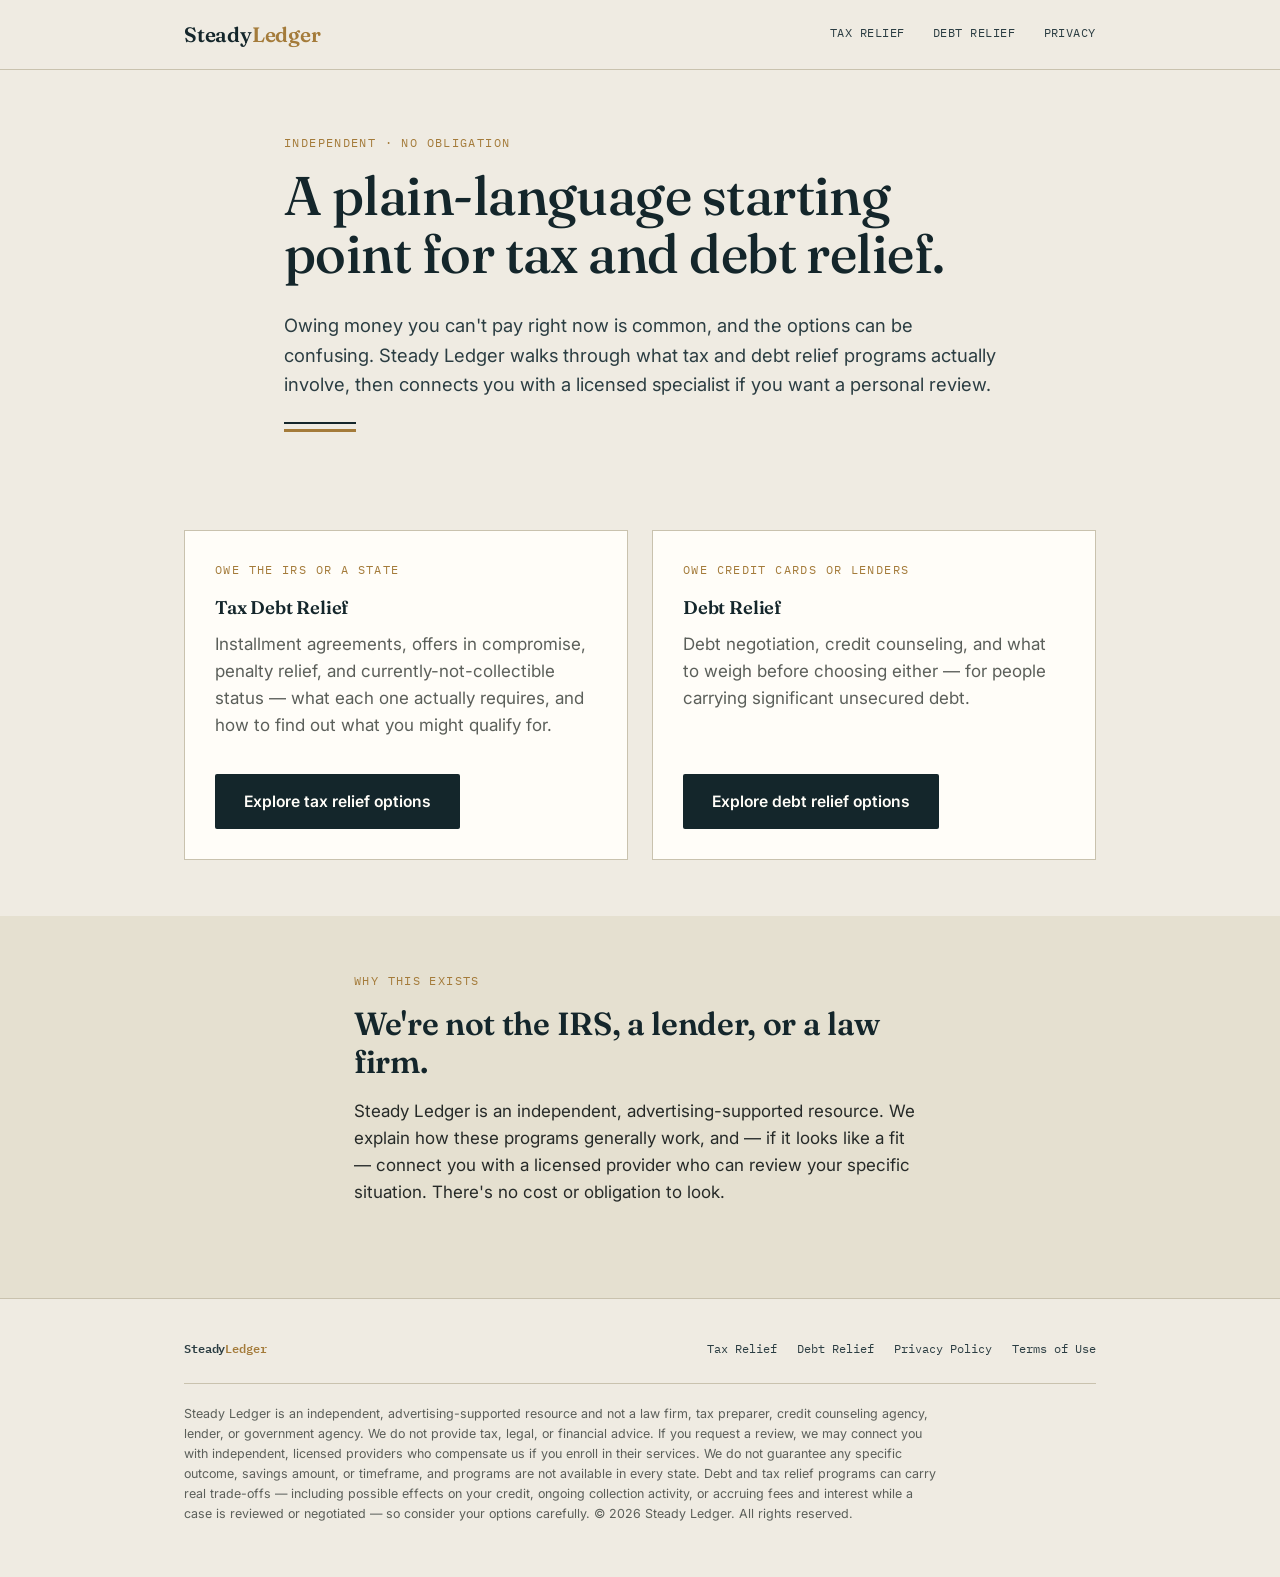
<file: index.html>
<!DOCTYPE html>
<html lang="en">
<head>
<meta charset="UTF-8">
<meta name="viewport" content="width=device-width, initial-scale=1.0">
<title>Steady Ledger — An Independent Guide to Tax &amp; Debt Relief Options</title>
<meta name="description" content="Steady Ledger is an independent resource that helps you understand tax debt and consumer debt relief options, and connects you with a licensed specialist to review your situation.">
<link rel="canonical" href="https://steadyledger-1.netlify.app/">
<link rel="stylesheet" href="/css/style.css">
</head>
<body>

<header class="site-header">
  <div class="wrap">
    <a href="/" class="brand">Steady<span>Ledger</span></a>
    <nav class="site-nav">
      <a href="/tax-relief.html">Tax Relief</a>
      <a href="/debt-relief.html">Debt Relief</a>
      <a href="/privacy-policy.html">Privacy</a>
    </nav>
  </div>
</header>

<section class="hero">
  <div class="wrap">
    <span class="eyebrow">Independent &middot; No Obligation</span>
    <h1>A plain-language starting point for tax and debt relief.</h1>
    <p class="lede">Owing money you can't pay right now is common, and the options can be confusing. Steady Ledger walks through what tax and debt relief programs actually involve, then connects you with a licensed specialist if you want a personal review.</p>
    <div class="ledger-mark"></div>
  </div>
</section>

<section class="section">
  <div class="wrap">
    <div class="card-grid">
      <div class="card">
        <span class="eyebrow">Owe the IRS or a state</span>
        <h3>Tax Debt Relief</h3>
        <p>Installment agreements, offers in compromise, penalty relief, and currently-not-collectible status — what each one actually requires, and how to find out what you might qualify for.</p>
        <a class="btn btn-primary" href="/tax-relief.html">Explore tax relief options</a>
      </div>
      <div class="card">
        <span class="eyebrow">Owe credit cards or lenders</span>
        <h3>Debt Relief</h3>
        <p>Debt negotiation, credit counseling, and what to weigh before choosing either — for people carrying significant unsecured debt.</p>
        <a class="btn btn-primary" href="/debt-relief.html">Explore debt relief options</a>
      </div>
    </div>
  </div>
</section>

<section class="section section-alt">
  <div class="wrap section-head">
    <span class="eyebrow">Why this exists</span>
    <h2>We're not the IRS, a lender, or a law firm.</h2>
    <p>Steady Ledger is an independent, advertising-supported resource. We explain how these programs generally work, and — if it looks like a fit — connect you with a licensed provider who can review your specific situation. There's no cost or obligation to look.</p>
  </div>
</section>

<footer class="site-footer">
  <div class="wrap">
    <div class="foot-top">
      <a href="/" class="brand">Steady<span>Ledger</span></a>
      <nav>
        <a href="/tax-relief.html">Tax Relief</a>
        <a href="/debt-relief.html">Debt Relief</a>
        <a href="/privacy-policy.html">Privacy Policy</a>
        <a href="/terms.html">Terms of Use</a>
      </nav>
    </div>
    <hr class="rule" style="margin-bottom:20px;">
    <p class="fine-print">Steady Ledger is an independent, advertising-supported resource and not a law firm, tax preparer, credit counseling agency, lender, or government agency. We do not provide tax, legal, or financial advice. If you request a review, we may connect you with independent, licensed providers who compensate us if you enroll in their services. We do not guarantee any specific outcome, savings amount, or timeframe, and programs are not available in every state. Debt and tax relief programs can carry real trade-offs — including possible effects on your credit, ongoing collection activity, or accruing fees and interest while a case is reviewed or negotiated — so consider your options carefully. &copy; 2026 Steady Ledger. All rights reserved.</p>
  </div>
</footer>

</body>
</html>
</file>
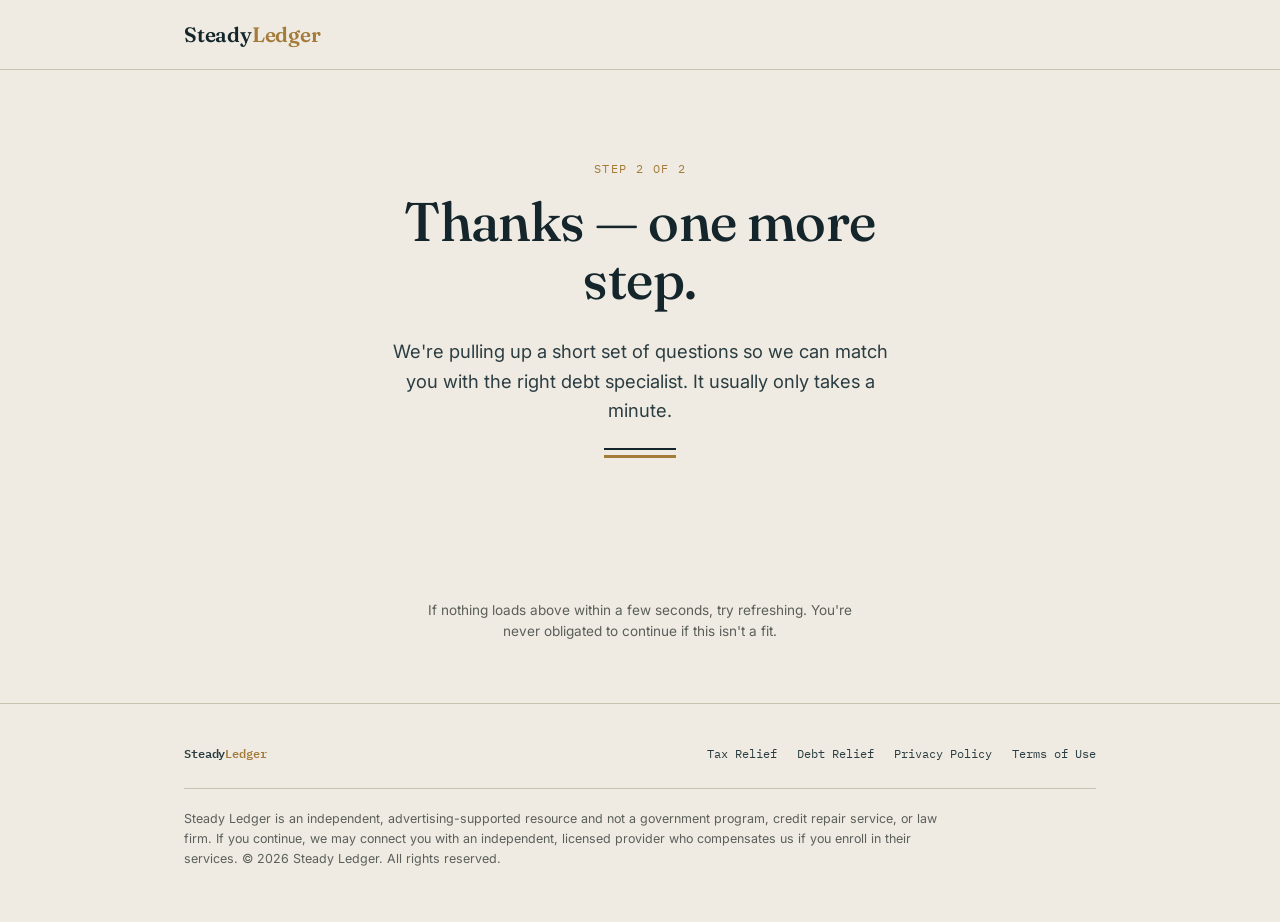
<file: debt-relief-thank-you.html>
<!DOCTYPE html>
<html lang="en">
<head>
<meta charset="UTF-8">
<meta name="viewport" content="width=device-width, initial-scale=1.0">
<title>Thanks — Let's Find Your Options | Steady Ledger</title>
<meta name="robots" content="noindex, nofollow">
<link rel="stylesheet" href="/css/style.css">
</head>
<body>

<header class="site-header">
  <div class="wrap">
    <a href="/" class="brand">Steady<span>Ledger</span></a>
  </div>
</header>

<section class="ty-hero">
  <div class="wrap">
    <span class="eyebrow">Step 2 of 2</span>
    <h1>Thanks — one more step.</h1>
    <p class="lede">We're pulling up a short set of questions so we can match you with the right debt specialist. It usually only takes a minute.</p>
    <div class="ledger-mark center"></div>
  </div>
</section>

<div id="widget-slot">
  <!--
    ============================================================
    CURADEBT WIDGET — INSTALL HERE

    1. In your CuraDebt dashboard: Dashboard > "Configure the
       widget" > grab the JavaScript snippet.
    2. Paste it either right here inside #widget-slot, or just
       before </body> at the bottom of this page — follow
       whichever placement CuraDebt's own instructions specify.
    3. Also add your tracking pixel / postback from the
       "Set up tracking" step in the same place, so leads from
       this page tie back to your account.

    Until the snippet is added, this area is intentionally
    empty — nothing will render here.
    ============================================================
  -->
</div>

<p style="text-align:center; font-size:0.85rem; color:var(--slate-soft); max-width:480px; margin:0 auto 60px; padding:0 24px;">
  If nothing loads above within a few seconds, try refreshing. You're never obligated to continue if this isn't a fit.
</p>

<footer class="site-footer">
  <div class="wrap">
    <div class="foot-top">
      <a href="/" class="brand">Steady<span>Ledger</span></a>
      <nav>
        <a href="/tax-relief.html">Tax Relief</a>
        <a href="/debt-relief.html">Debt Relief</a>
        <a href="/privacy-policy.html">Privacy Policy</a>
        <a href="/terms.html">Terms of Use</a>
      </nav>
    </div>
    <hr class="rule" style="margin-bottom:20px;">
    <p class="fine-print">Steady Ledger is an independent, advertising-supported resource and not a government program, credit repair service, or law firm. If you continue, we may connect you with an independent, licensed provider who compensates us if you enroll in their services. &copy; 2026 Steady Ledger. All rights reserved.</p>
  </div>
</footer>

<!-- WIDGET SCRIPT ALTERNATE PLACEMENT: paste here, right before </body>, if CuraDebt's snippet asks to load at the end of the page. -->

</body>
</html>
</file>
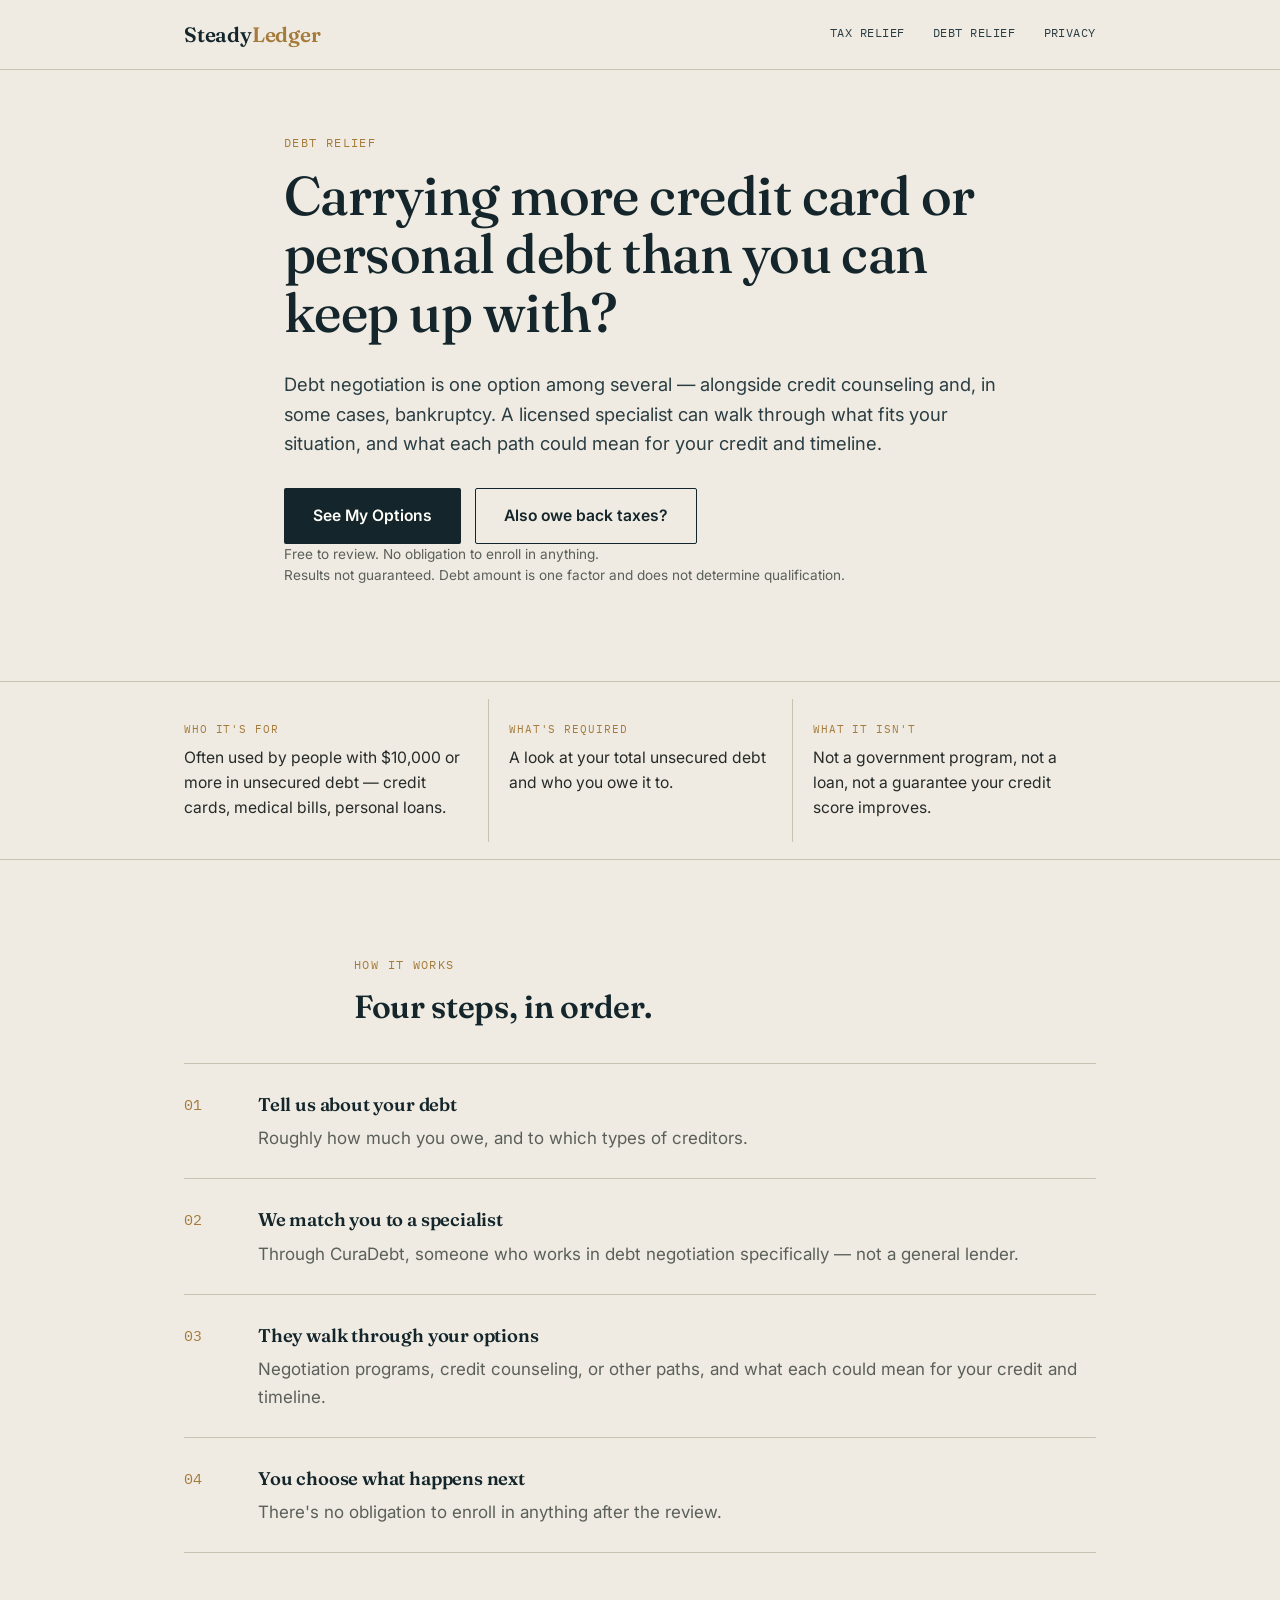
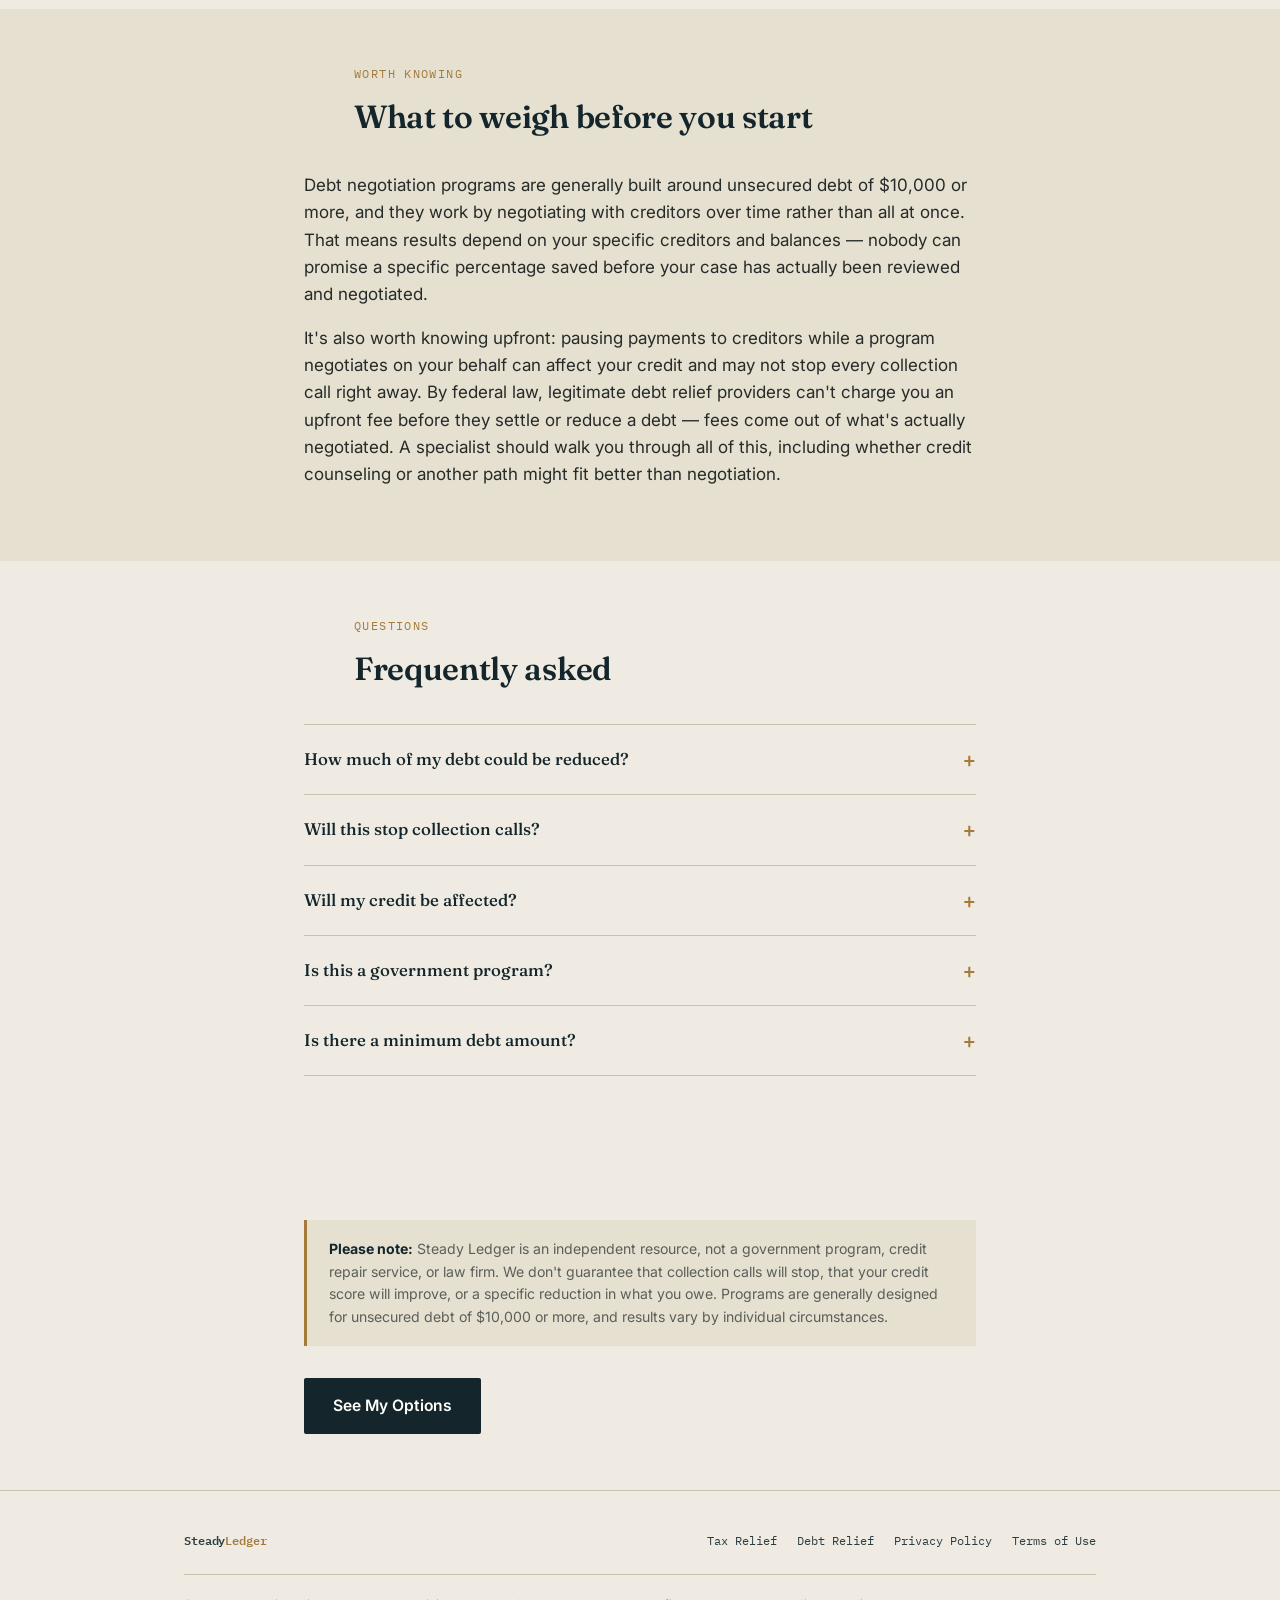
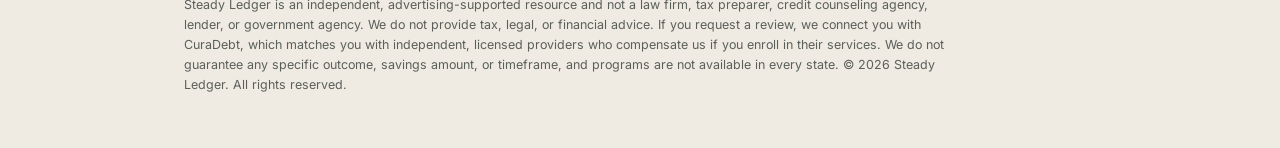
<file: debt-relief.html>
<!DOCTYPE html>
<html lang="en">
<head>
<meta charset="UTF-8">
<meta name="viewport" content="width=device-width, initial-scale=1.0">
<title>Debt Relief Options — Steady Ledger</title>
<meta name="description" content="Carrying $10,000 or more in credit card or personal debt? See how debt negotiation and other relief options actually work, and check your options with a licensed specialist.">
<link rel="canonical" href="https://steadyledger-1.netlify.app/debt-relief.html">
<link rel="stylesheet" href="/css/style.css">
</head>
<body>

<header class="site-header">
  <div class="wrap">
    <a href="/" class="brand">Steady<span>Ledger</span></a>
    <nav class="site-nav">
      <a href="/tax-relief.html">Tax Relief</a>
      <a href="/debt-relief.html">Debt Relief</a>
      <a href="/privacy-policy.html">Privacy</a>
    </nav>
  </div>
</header>

<section class="hero">
  <div class="wrap">
    <span class="eyebrow">Debt Relief</span>
    <h1>Carrying more credit card or personal debt than you can keep up with?</h1>
    <p class="lede">Debt negotiation is one option among several — alongside credit counseling and, in some cases, bankruptcy. A licensed specialist can walk through what fits your situation, and what each path could mean for your credit and timeline.</p>
    <div class="cta-row">
      <a class="btn btn-primary" href="/debt-relief-thank-you.html">See My Options</a>
      <a class="btn btn-ghost" href="/tax-relief.html">Also owe back taxes?</a>
    </div>
    <p class="cta-note">Free to review. No obligation to enroll in anything.<br>Results not guaranteed. Debt amount is one factor and does not determine qualification.</p>
  </div>
</section>

<section class="facts-strip">
  <div class="wrap">
    <dl class="fact">
      <dt>Who it's for</dt>
      <dd>Often used by people with $10,000 or more in unsecured debt — credit cards, medical bills, personal loans.</dd>
    </dl>
    <dl class="fact">
      <dt>What's required</dt>
      <dd>A look at your total unsecured debt and who you owe it to.</dd>
    </dl>
    <dl class="fact">
      <dt>What it isn't</dt>
      <dd>Not a government program, not a loan, not a guarantee your credit score improves.</dd>
    </dl>
  </div>
</section>

<section class="section">
  <div class="wrap section-head">
    <span class="eyebrow">How it works</span>
    <h2>Four steps, in order.</h2>
  </div>
  <div class="wrap">
    <ol class="process">
      <li>
        <span class="num">01</span>
        <div>
          <h3>Tell us about your debt</h3>
          <p>Roughly how much you owe, and to which types of creditors.</p>
        </div>
      </li>
      <li>
        <span class="num">02</span>
        <div>
          <h3>We match you to a specialist</h3>
          <p>Through CuraDebt, someone who works in debt negotiation specifically — not a general lender.</p>
        </div>
      </li>
      <li>
        <span class="num">03</span>
        <div>
          <h3>They walk through your options</h3>
          <p>Negotiation programs, credit counseling, or other paths, and what each could mean for your credit and timeline.</p>
        </div>
      </li>
      <li>
        <span class="num">04</span>
        <div>
          <h3>You choose what happens next</h3>
          <p>There's no obligation to enroll in anything after the review.</p>
        </div>
      </li>
    </ol>
  </div>
</section>

<section class="section section-alt">
  <div class="wrap section-head">
    <span class="eyebrow">Worth knowing</span>
    <h2>What to weigh before you start</h2>
  </div>
  <div class="wrap" style="max-width:720px;">
    <p>Debt negotiation programs are generally built around unsecured debt of $10,000 or more, and they work by negotiating with creditors over time rather than all at once. That means results depend on your specific creditors and balances — nobody can promise a specific percentage saved before your case has actually been reviewed and negotiated.</p>
    <p>It's also worth knowing upfront: pausing payments to creditors while a program negotiates on your behalf can affect your credit and may not stop every collection call right away. By federal law, legitimate debt relief providers can't charge you an upfront fee before they settle or reduce a debt — fees come out of what's actually negotiated. A specialist should walk you through all of this, including whether credit counseling or another path might fit better than negotiation.</p>
  </div>
</section>

<section class="section">
  <div class="wrap section-head">
    <span class="eyebrow">Questions</span>
    <h2>Frequently asked</h2>
  </div>
  <div class="wrap" style="max-width:720px;">
    <details class="faq-item">
      <summary>How much of my debt could be reduced?</summary>
      <p class="faq-a">We can't promise a number — it depends on your total balance, your creditors, and what they're willing to negotiate. A specialist can give you a realistic picture once they've reviewed your situation.</p>
    </details>
    <details class="faq-item">
      <summary>Will this stop collection calls?</summary>
      <p class="faq-a">Not automatically, and it's not guaranteed. Some creditors continue contact during negotiation. Your specialist can explain what to realistically expect in your case.</p>
    </details>
    <details class="faq-item">
      <summary>Will my credit be affected?</summary>
      <p class="faq-a">It can be, especially if payments pause while a program negotiates. Ask your specialist to walk through the specific impact for your situation before you enroll in anything.</p>
    </details>
    <details class="faq-item">
      <summary>Is this a government program?</summary>
      <p class="faq-a">No. Steady Ledger and the specialists we connect you with are independent, and not affiliated with any government agency.</p>
    </details>
    <details class="faq-item">
      <summary>Is there a minimum debt amount?</summary>
      <p class="faq-a">Most programs are built around unsecured debt of $10,000 or more. Debt amount is one factor and does not determine qualification — a specialist looks at your full situation, and smaller balances are often better suited to options like credit counseling instead.</p>
    </details>
  </div>
</section>

<section class="section">
  <div class="wrap" style="max-width:720px;">
    <div class="disclaimer">
      <strong>Please note:</strong> Steady Ledger is an independent resource, not a government program, credit repair service, or law firm. We don't guarantee that collection calls will stop, that your credit score will improve, or a specific reduction in what you owe. Programs are generally designed for unsecured debt of $10,000 or more, and results vary by individual circumstances.
    </div>
    <div class="cta-row">
      <a class="btn btn-primary" href="/debt-relief-thank-you.html">See My Options</a>
    </div>
  </div>
</section>

<footer class="site-footer">
  <div class="wrap">
    <div class="foot-top">
      <a href="/" class="brand">Steady<span>Ledger</span></a>
      <nav>
        <a href="/tax-relief.html">Tax Relief</a>
        <a href="/debt-relief.html">Debt Relief</a>
        <a href="/privacy-policy.html">Privacy Policy</a>
        <a href="/terms.html">Terms of Use</a>
      </nav>
    </div>
    <hr class="rule" style="margin-bottom:20px;">
    <p class="fine-print">Steady Ledger is an independent, advertising-supported resource and not a law firm, tax preparer, credit counseling agency, lender, or government agency. We do not provide tax, legal, or financial advice. If you request a review, we connect you with CuraDebt, which matches you with independent, licensed providers who compensate us if you enroll in their services. We do not guarantee any specific outcome, savings amount, or timeframe, and programs are not available in every state. &copy; 2026 Steady Ledger. All rights reserved.</p>
  </div>
</footer>

</body>
</html>
</file>
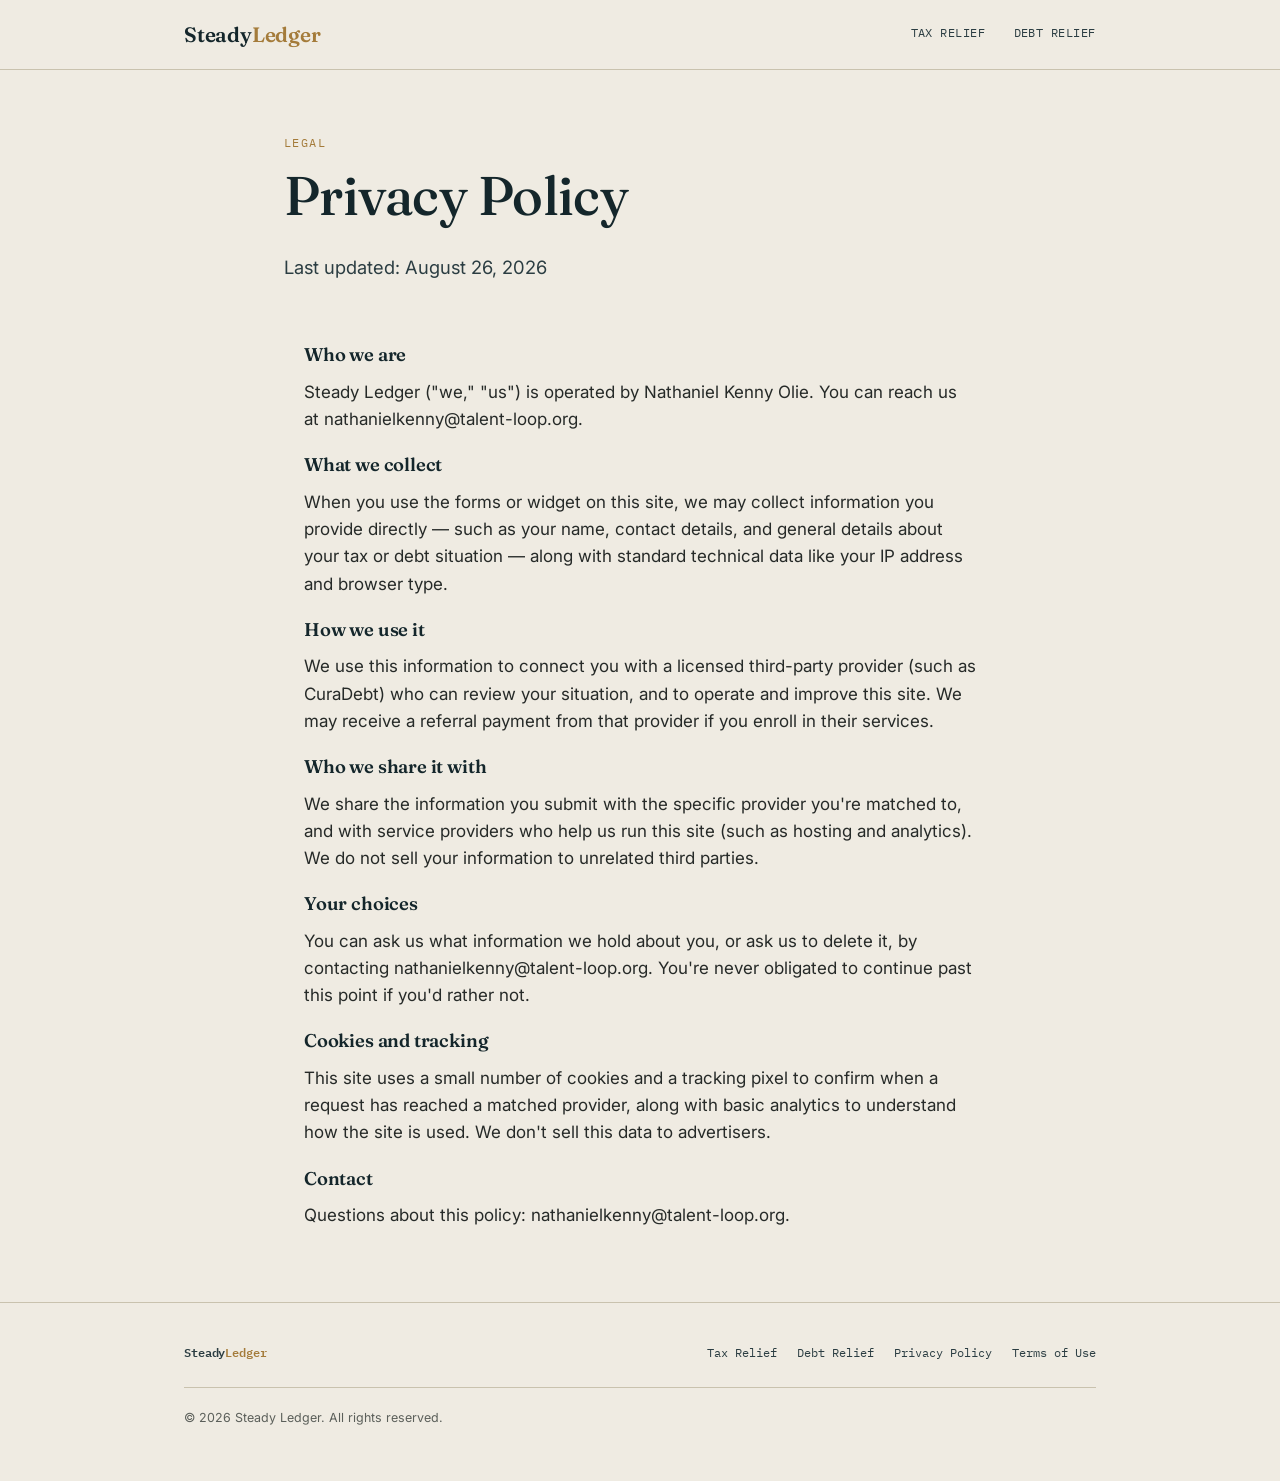
<file: privacy-policy.html>
<!DOCTYPE html>
<html lang="en">
<head>
<meta charset="UTF-8">
<meta name="viewport" content="width=device-width, initial-scale=1.0">
<title>Privacy Policy — Steady Ledger</title>
<meta name="robots" content="index, follow">
<link rel="stylesheet" href="/css/style.css">
</head>
<body>

<header class="site-header">
  <div class="wrap">
    <a href="/" class="brand">Steady<span>Ledger</span></a>
    <nav class="site-nav">
      <a href="/tax-relief.html">Tax Relief</a>
      <a href="/debt-relief.html">Debt Relief</a>
    </nav>
  </div>
</header>

<section class="hero">
  <div class="wrap">
    <span class="eyebrow">Legal</span>
    <h1>Privacy Policy</h1>
    <p class="lede">Last updated: August 26, 2026</p>
  </div>
</section>

<!--
  This page is a working starting point, not attorney-reviewed legal
  advice. Have someone qualified review the wording below, especially
  the data-sharing and cookies sections, before you rely on it.
-->
<section class="section" style="padding-top:0;">
  <div class="wrap" style="max-width:720px;">
    <h3>Who we are</h3>
    <p>Steady Ledger ("we," "us") is operated by Nathaniel Kenny Olie. You can reach us at nathanielkenny@talent-loop.org.</p>

    <h3>What we collect</h3>
    <p>When you use the forms or widget on this site, we may collect information you provide directly — such as your name, contact details, and general details about your tax or debt situation — along with standard technical data like your IP address and browser type.</p>

    <h3>How we use it</h3>
    <p>We use this information to connect you with a licensed third-party provider (such as CuraDebt) who can review your situation, and to operate and improve this site. We may receive a referral payment from that provider if you enroll in their services.</p>

    <h3>Who we share it with</h3>
    <p>We share the information you submit with the specific provider you're matched to, and with service providers who help us run this site (such as hosting and analytics). We do not sell your information to unrelated third parties.</p>

    <h3>Your choices</h3>
    <p>You can ask us what information we hold about you, or ask us to delete it, by contacting nathanielkenny@talent-loop.org. You're never obligated to continue past this point if you'd rather not.</p>

    <h3>Cookies and tracking</h3>
    <p>This site uses a small number of cookies and a tracking pixel to confirm when a request has reached a matched provider, along with basic analytics to understand how the site is used. We don't sell this data to advertisers.</p>

    <h3>Contact</h3>
    <p>Questions about this policy: nathanielkenny@talent-loop.org.</p>
  </div>
</section>

<footer class="site-footer">
  <div class="wrap">
    <div class="foot-top">
      <a href="/" class="brand">Steady<span>Ledger</span></a>
      <nav>
        <a href="/tax-relief.html">Tax Relief</a>
        <a href="/debt-relief.html">Debt Relief</a>
        <a href="/privacy-policy.html">Privacy Policy</a>
        <a href="/terms.html">Terms of Use</a>
      </nav>
    </div>
    <hr class="rule" style="margin-bottom:20px;">
    <p class="fine-print">&copy; 2026 Steady Ledger. All rights reserved.</p>
  </div>
</footer>

</body>
</html>
</file>
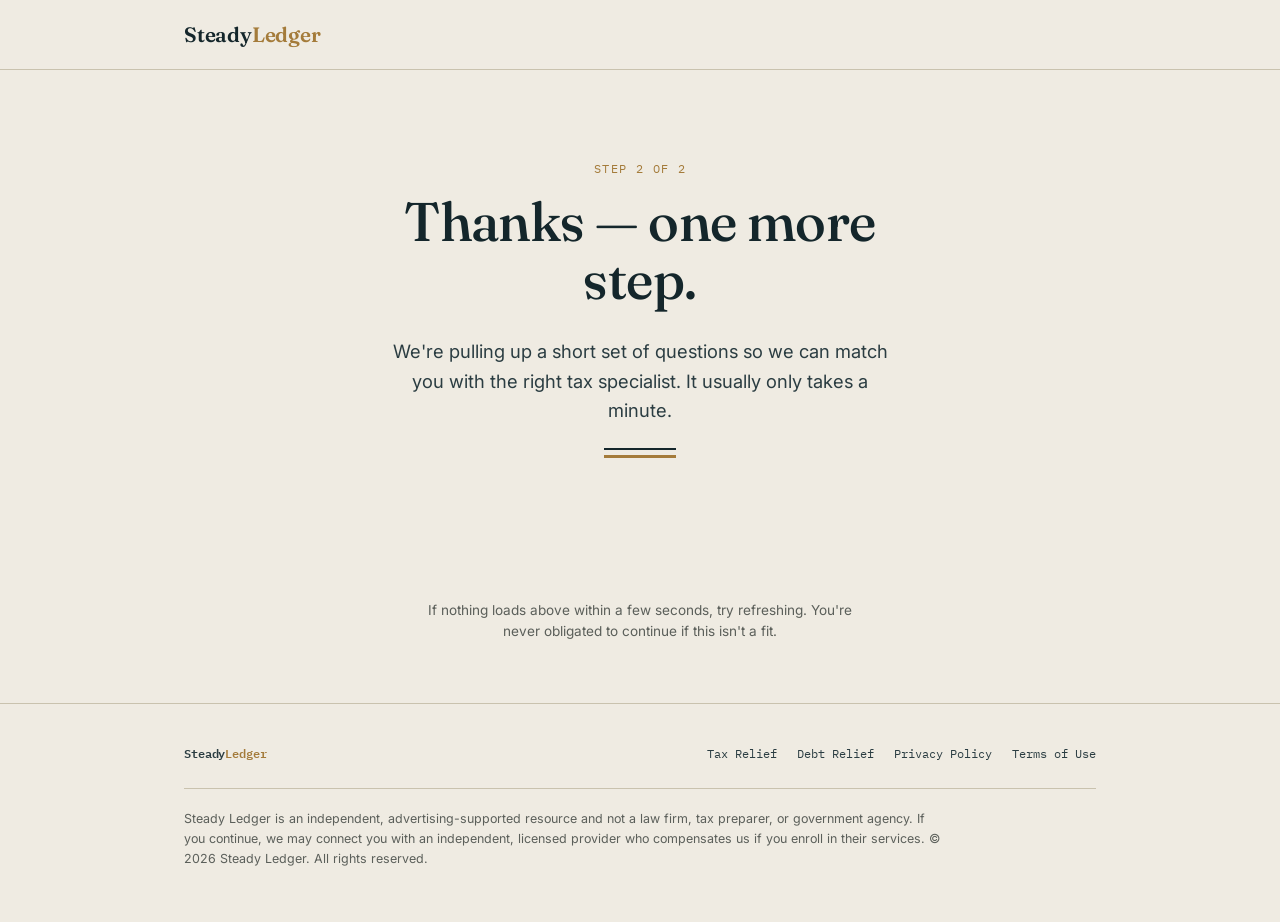
<file: tax-relief-thank-you.html>
<!DOCTYPE html>
<html lang="en">
<head>
<meta charset="UTF-8">
<meta name="viewport" content="width=device-width, initial-scale=1.0">
<title>Thanks — Let's Find Your Options | Steady Ledger</title>
<meta name="robots" content="noindex, nofollow">
<link rel="stylesheet" href="/css/style.css">
</head>
<body>

<header class="site-header">
  <div class="wrap">
    <a href="/" class="brand">Steady<span>Ledger</span></a>
  </div>
</header>

<section class="ty-hero">
  <div class="wrap">
    <span class="eyebrow">Step 2 of 2</span>
    <h1>Thanks — one more step.</h1>
    <p class="lede">We're pulling up a short set of questions so we can match you with the right tax specialist. It usually only takes a minute.</p>
    <div class="ledger-mark center"></div>
  </div>
</section>

<div id="widget-slot">
  <!--
    ============================================================
    CURADEBT WIDGET — INSTALL HERE

    1. In your CuraDebt dashboard: Dashboard > "Configure the
       widget" > grab the JavaScript snippet.
    2. Paste it either right here inside #widget-slot, or just
       before </body> at the bottom of this page — follow
       whichever placement CuraDebt's own instructions specify.
    3. Also add your tracking pixel / postback from the
       "Set up tracking" step in the same place, so leads from
       this page tie back to your account.

    Until the snippet is added, this area is intentionally
    empty — nothing will render here.
    ============================================================
  -->
</div>

<p style="text-align:center; font-size:0.85rem; color:var(--slate-soft); max-width:480px; margin:0 auto 60px; padding:0 24px;">
  If nothing loads above within a few seconds, try refreshing. You're never obligated to continue if this isn't a fit.
</p>

<footer class="site-footer">
  <div class="wrap">
    <div class="foot-top">
      <a href="/" class="brand">Steady<span>Ledger</span></a>
      <nav>
        <a href="/tax-relief.html">Tax Relief</a>
        <a href="/debt-relief.html">Debt Relief</a>
        <a href="/privacy-policy.html">Privacy Policy</a>
        <a href="/terms.html">Terms of Use</a>
      </nav>
    </div>
    <hr class="rule" style="margin-bottom:20px;">
    <p class="fine-print">Steady Ledger is an independent, advertising-supported resource and not a law firm, tax preparer, or government agency. If you continue, we may connect you with an independent, licensed provider who compensates us if you enroll in their services. &copy; 2026 Steady Ledger. All rights reserved.</p>
  </div>
</footer>

<!-- WIDGET SCRIPT ALTERNATE PLACEMENT: paste here, right before </body>, if CuraDebt's snippet asks to load at the end of the page. -->

</body>
</html>
</file>
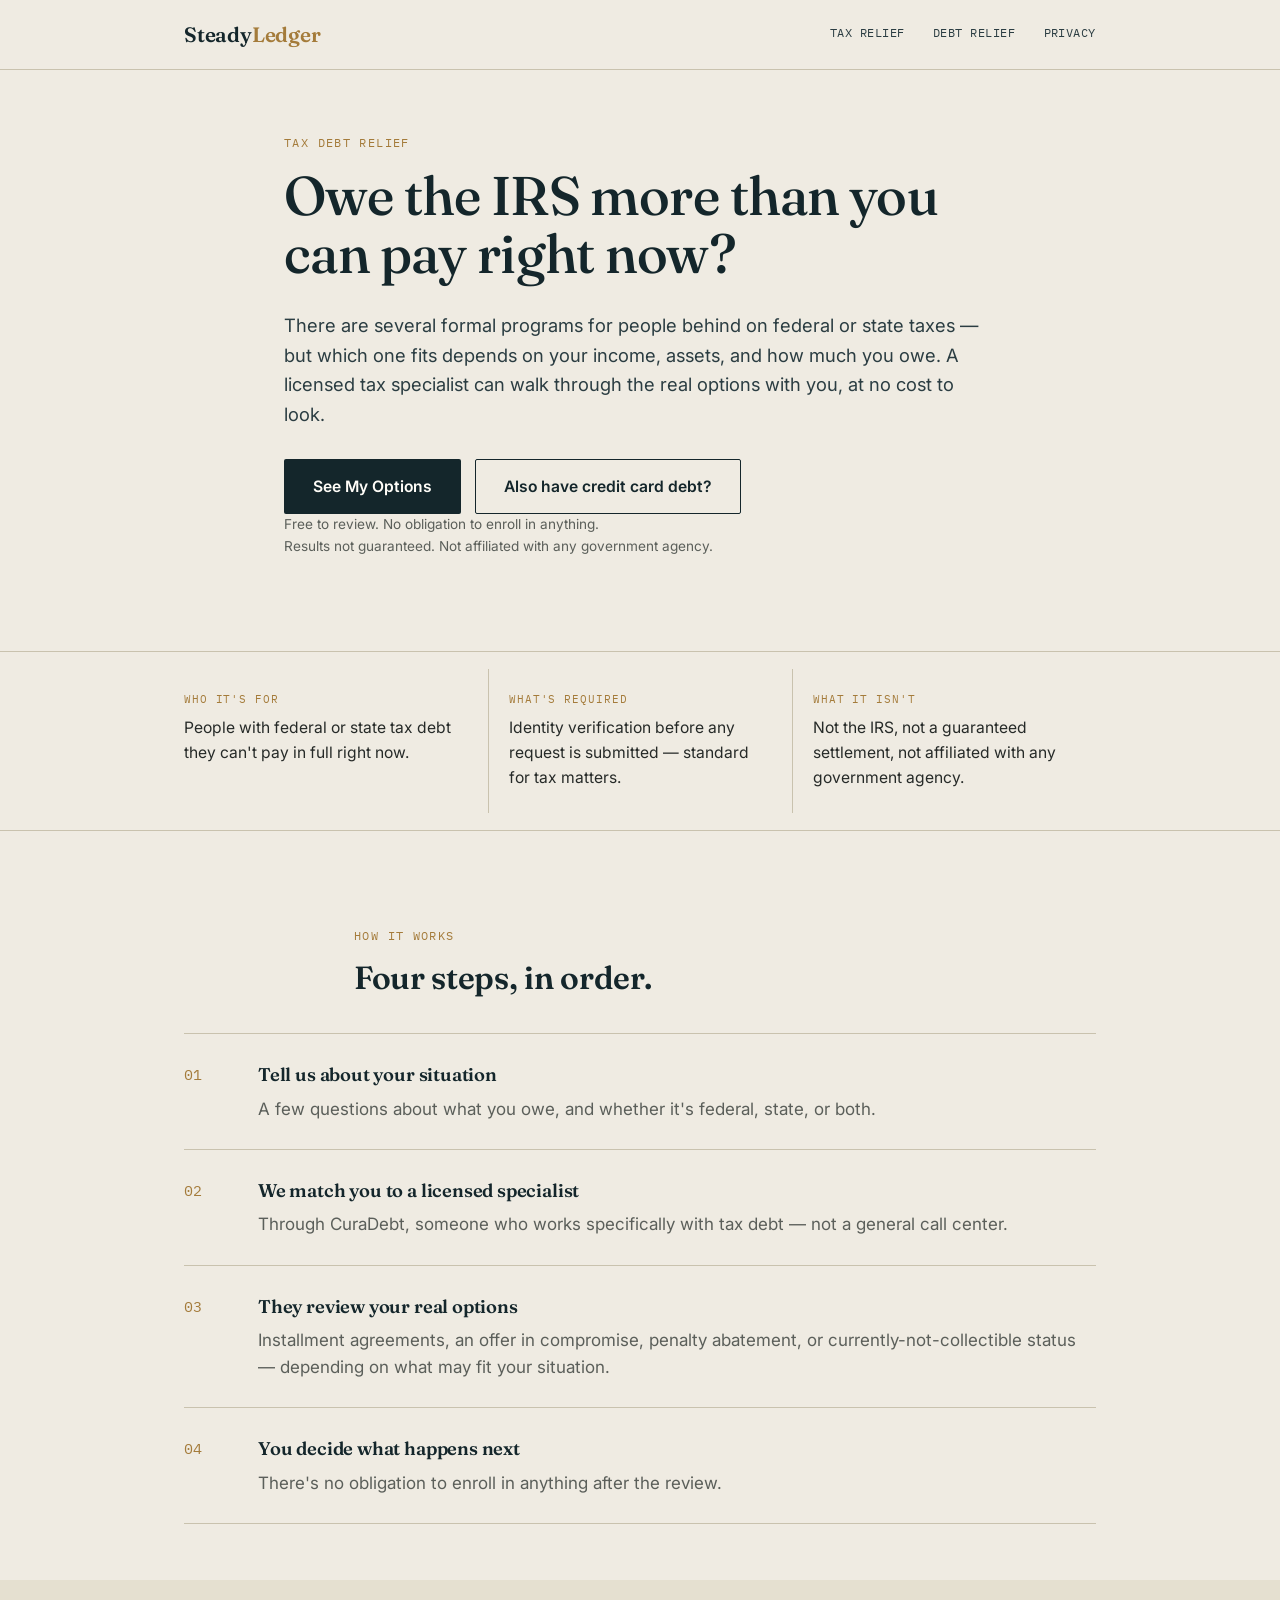
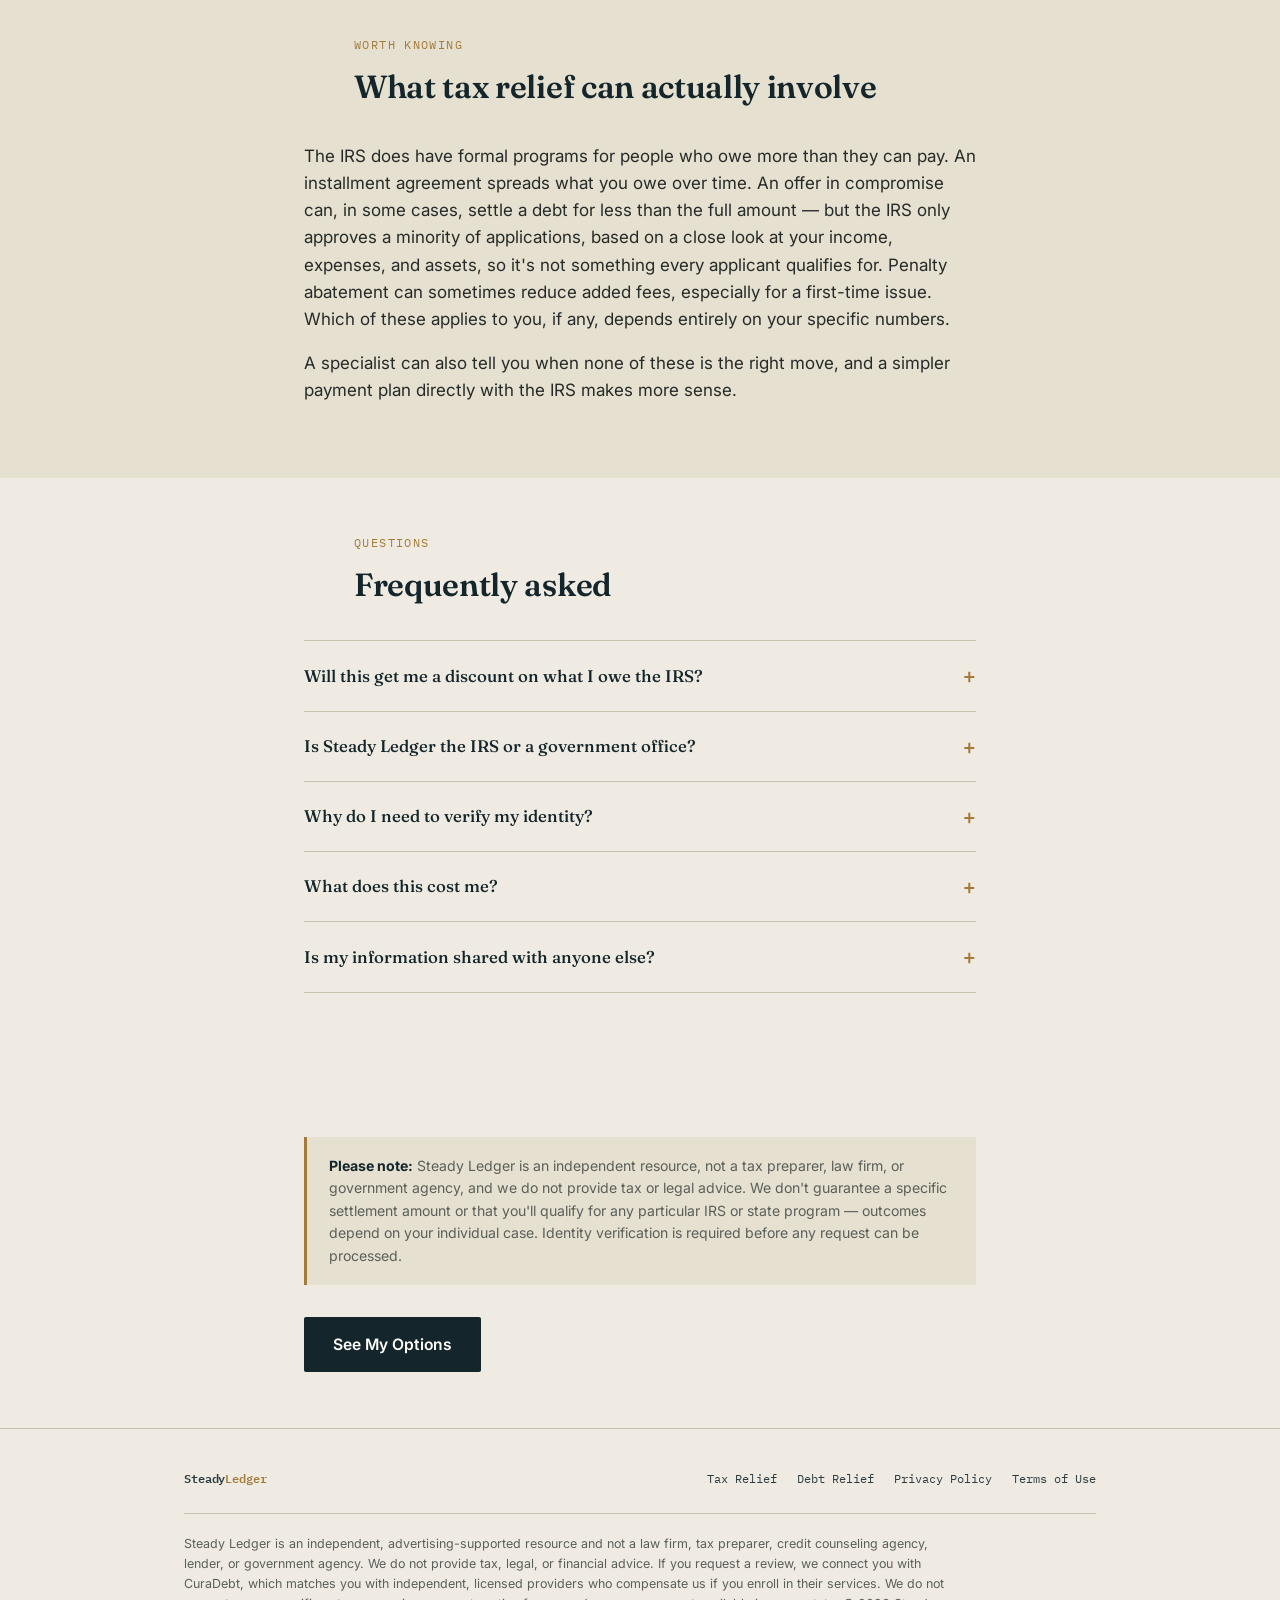
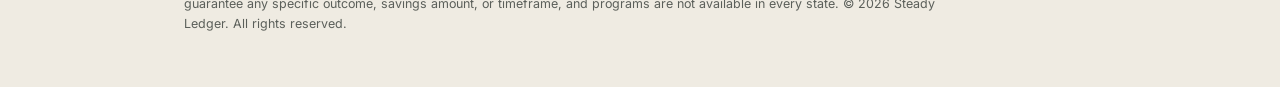
<file: tax-relief.html>
<!DOCTYPE html>
<html lang="en">
<head>
<meta charset="UTF-8">
<meta name="viewport" content="width=device-width, initial-scale=1.0">
<title>Tax Debt Relief Options — Steady Ledger</title>
<meta name="description" content="Owe back taxes you can't pay in full? See how IRS programs like installment agreements, offers in compromise, and penalty relief actually work, and check your options with a licensed specialist.">
<link rel="canonical" href="https://steadyledger-1.netlify.app/tax-relief.html">
<link rel="stylesheet" href="/css/style.css">
</head>
<body>

<header class="site-header">
  <div class="wrap">
    <a href="/" class="brand">Steady<span>Ledger</span></a>
    <nav class="site-nav">
      <a href="/tax-relief.html">Tax Relief</a>
      <a href="/debt-relief.html">Debt Relief</a>
      <a href="/privacy-policy.html">Privacy</a>
    </nav>
  </div>
</header>

<section class="hero">
  <div class="wrap">
    <span class="eyebrow">Tax Debt Relief</span>
    <h1>Owe the IRS more than you can pay right now?</h1>
    <p class="lede">There are several formal programs for people behind on federal or state taxes — but which one fits depends on your income, assets, and how much you owe. A licensed tax specialist can walk through the real options with you, at no cost to look.</p>
    <div class="cta-row">
      <a class="btn btn-primary" href="/tax-relief-thank-you.html">See My Options</a>
      <a class="btn btn-ghost" href="/debt-relief.html">Also have credit card debt?</a>
    </div>
    <p class="cta-note">Free to review. No obligation to enroll in anything.<br>Results not guaranteed. Not affiliated with any government agency.</p>
  </div>
</section>

<section class="facts-strip">
  <div class="wrap">
    <dl class="fact">
      <dt>Who it's for</dt>
      <dd>People with federal or state tax debt they can't pay in full right now.</dd>
    </dl>
    <dl class="fact">
      <dt>What's required</dt>
      <dd>Identity verification before any request is submitted — standard for tax matters.</dd>
    </dl>
    <dl class="fact">
      <dt>What it isn't</dt>
      <dd>Not the IRS, not a guaranteed settlement, not affiliated with any government agency.</dd>
    </dl>
  </div>
</section>

<section class="section">
  <div class="wrap section-head">
    <span class="eyebrow">How it works</span>
    <h2>Four steps, in order.</h2>
  </div>
  <div class="wrap">
    <ol class="process">
      <li>
        <span class="num">01</span>
        <div>
          <h3>Tell us about your situation</h3>
          <p>A few questions about what you owe, and whether it's federal, state, or both.</p>
        </div>
      </li>
      <li>
        <span class="num">02</span>
        <div>
          <h3>We match you to a licensed specialist</h3>
          <p>Through CuraDebt, someone who works specifically with tax debt — not a general call center.</p>
        </div>
      </li>
      <li>
        <span class="num">03</span>
        <div>
          <h3>They review your real options</h3>
          <p>Installment agreements, an offer in compromise, penalty abatement, or currently-not-collectible status — depending on what may fit your situation.</p>
        </div>
      </li>
      <li>
        <span class="num">04</span>
        <div>
          <h3>You decide what happens next</h3>
          <p>There's no obligation to enroll in anything after the review.</p>
        </div>
      </li>
    </ol>
  </div>
</section>

<section class="section section-alt">
  <div class="wrap section-head">
    <span class="eyebrow">Worth knowing</span>
    <h2>What tax relief can actually involve</h2>
  </div>
  <div class="wrap" style="max-width:720px;">
    <p>The IRS does have formal programs for people who owe more than they can pay. An installment agreement spreads what you owe over time. An offer in compromise can, in some cases, settle a debt for less than the full amount — but the IRS only approves a minority of applications, based on a close look at your income, expenses, and assets, so it's not something every applicant qualifies for. Penalty abatement can sometimes reduce added fees, especially for a first-time issue. Which of these applies to you, if any, depends entirely on your specific numbers.</p>
    <p>A specialist can also tell you when none of these is the right move, and a simpler payment plan directly with the IRS makes more sense.</p>
  </div>
</section>

<section class="section">
  <div class="wrap section-head">
    <span class="eyebrow">Questions</span>
    <h2>Frequently asked</h2>
  </div>
  <div class="wrap" style="max-width:720px;">
    <details class="faq-item">
      <summary>Will this get me a discount on what I owe the IRS?</summary>
      <p class="faq-a">Sometimes, through an offer in compromise — but the IRS approves only a portion of applications, and eligibility depends on your income, expenses, and assets. There's no way to promise a reduction before your case is actually reviewed.</p>
    </details>
    <details class="faq-item">
      <summary>Is Steady Ledger the IRS or a government office?</summary>
      <p class="faq-a">No. We're an independent, advertising-supported resource, not affiliated with the IRS, the Treasury, or any state tax agency.</p>
    </details>
    <details class="faq-item">
      <summary>Why do I need to verify my identity?</summary>
      <p class="faq-a">Because it involves your tax records, identity verification is required before any request can be processed — this is standard practice for tax-related matters, not something specific to us.</p>
    </details>
    <details class="faq-item">
      <summary>What does this cost me?</summary>
      <p class="faq-a">Getting matched and reviewing your options is free. If you choose to move forward with a paid service afterward, the specialist will explain their pricing before you agree to anything.</p>
    </details>
    <details class="faq-item">
      <summary>Is my information shared with anyone else?</summary>
      <p class="faq-a">Only with the specialist you're matched to, so they can review your case. See our <a href="/privacy-policy.html">Privacy Policy</a> for details.</p>
    </details>
  </div>
</section>

<section class="section">
  <div class="wrap" style="max-width:720px;">
    <div class="disclaimer">
      <strong>Please note:</strong> Steady Ledger is an independent resource, not a tax preparer, law firm, or government agency, and we do not provide tax or legal advice. We don't guarantee a specific settlement amount or that you'll qualify for any particular IRS or state program — outcomes depend on your individual case. Identity verification is required before any request can be processed.
    </div>
    <div class="cta-row">
      <a class="btn btn-primary" href="/tax-relief-thank-you.html">See My Options</a>
    </div>
  </div>
</section>

<footer class="site-footer">
  <div class="wrap">
    <div class="foot-top">
      <a href="/" class="brand">Steady<span>Ledger</span></a>
      <nav>
        <a href="/tax-relief.html">Tax Relief</a>
        <a href="/debt-relief.html">Debt Relief</a>
        <a href="/privacy-policy.html">Privacy Policy</a>
        <a href="/terms.html">Terms of Use</a>
      </nav>
    </div>
    <hr class="rule" style="margin-bottom:20px;">
    <p class="fine-print">Steady Ledger is an independent, advertising-supported resource and not a law firm, tax preparer, credit counseling agency, lender, or government agency. We do not provide tax, legal, or financial advice. If you request a review, we connect you with CuraDebt, which matches you with independent, licensed providers who compensate us if you enroll in their services. We do not guarantee any specific outcome, savings amount, or timeframe, and programs are not available in every state. &copy; 2026 Steady Ledger. All rights reserved.</p>
  </div>
</footer>

</body>
</html>
</file>
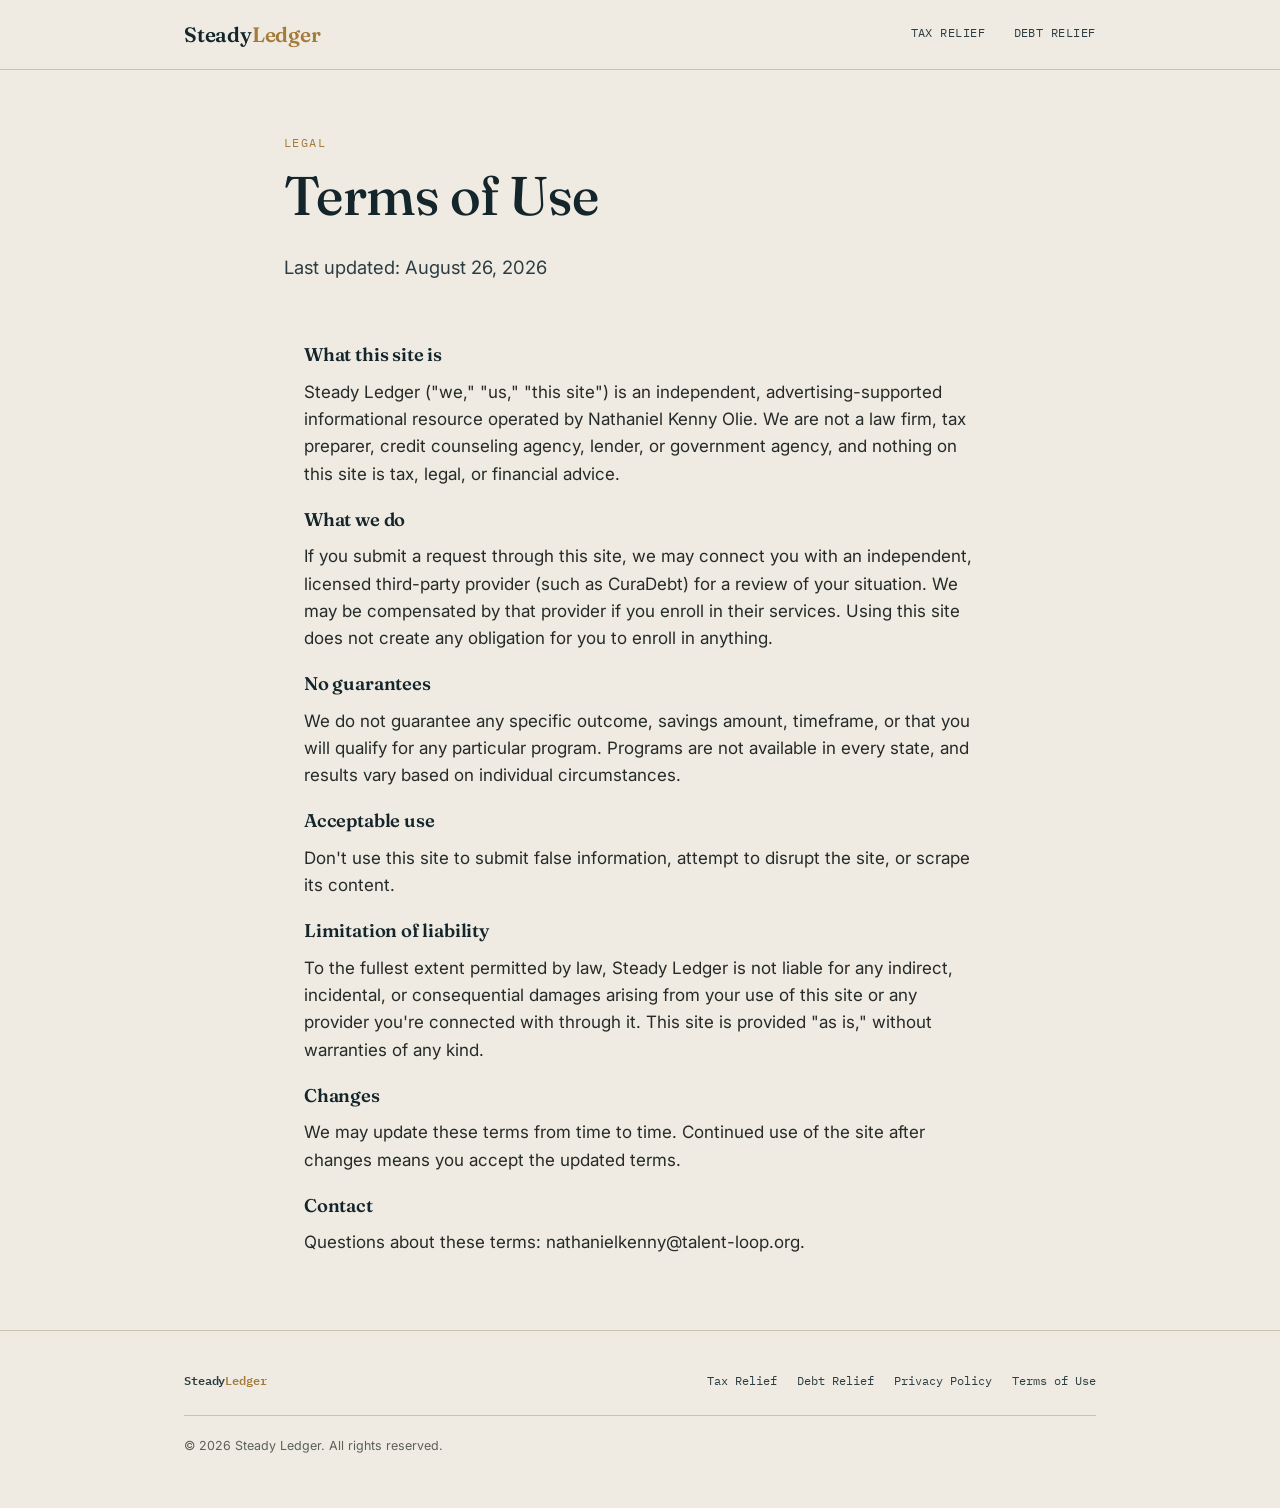
<file: terms.html>
<!DOCTYPE html>
<html lang="en">
<head>
<meta charset="UTF-8">
<meta name="viewport" content="width=device-width, initial-scale=1.0">
<title>Terms of Use — Steady Ledger</title>
<meta name="robots" content="index, follow">
<link rel="stylesheet" href="/css/style.css">
</head>
<body>

<header class="site-header">
  <div class="wrap">
    <a href="/" class="brand">Steady<span>Ledger</span></a>
    <nav class="site-nav">
      <a href="/tax-relief.html">Tax Relief</a>
      <a href="/debt-relief.html">Debt Relief</a>
    </nav>
  </div>
</header>

<section class="hero">
  <div class="wrap">
    <span class="eyebrow">Legal</span>
    <h1>Terms of Use</h1>
    <p class="lede">Last updated: August 26, 2026</p>
  </div>
</section>

<!--
  This page is a working starting point, not attorney-reviewed legal
  advice. Have someone qualified review the wording below, especially
  the limitation-of-liability section, before you rely on it.
-->
<section class="section" style="padding-top:0;">
  <div class="wrap" style="max-width:720px;">
    <h3>What this site is</h3>
    <p>Steady Ledger ("we," "us," "this site") is an independent, advertising-supported informational resource operated by Nathaniel Kenny Olie. We are not a law firm, tax preparer, credit counseling agency, lender, or government agency, and nothing on this site is tax, legal, or financial advice.</p>

    <h3>What we do</h3>
    <p>If you submit a request through this site, we may connect you with an independent, licensed third-party provider (such as CuraDebt) for a review of your situation. We may be compensated by that provider if you enroll in their services. Using this site does not create any obligation for you to enroll in anything.</p>

    <h3>No guarantees</h3>
    <p>We do not guarantee any specific outcome, savings amount, timeframe, or that you will qualify for any particular program. Programs are not available in every state, and results vary based on individual circumstances.</p>

    <h3>Acceptable use</h3>
    <p>Don't use this site to submit false information, attempt to disrupt the site, or scrape its content.</p>

    <h3>Limitation of liability</h3>
    <p>To the fullest extent permitted by law, Steady Ledger is not liable for any indirect, incidental, or consequential damages arising from your use of this site or any provider you're connected with through it. This site is provided "as is," without warranties of any kind. <!-- Generic starting language — have this reviewed by an attorney before relying on it. --></p>

    <h3>Changes</h3>
    <p>We may update these terms from time to time. Continued use of the site after changes means you accept the updated terms.</p>

    <h3>Contact</h3>
    <p>Questions about these terms: nathanielkenny@talent-loop.org.</p>
  </div>
</section>

<footer class="site-footer">
  <div class="wrap">
    <div class="foot-top">
      <a href="/" class="brand">Steady<span>Ledger</span></a>
      <nav>
        <a href="/tax-relief.html">Tax Relief</a>
        <a href="/debt-relief.html">Debt Relief</a>
        <a href="/privacy-policy.html">Privacy Policy</a>
        <a href="/terms.html">Terms of Use</a>
      </nav>
    </div>
    <hr class="rule" style="margin-bottom:20px;">
    <p class="fine-print">&copy; 2026 Steady Ledger. All rights reserved.</p>
  </div>
</footer>

</body>
</html>
</file>
<file: css/style.css>
/* ============================================================
   Steady Ledger — shared design system
   Ledger/statement motif: hairline rules, a two-line "settled
   total" mark as the signature element, restrained brass accent.
   ============================================================ */

@import url('https://fonts.googleapis.com/css2?family=Fraunces:opsz,wght@9..144,400;9..144,500;9..144,600&family=Inter:wght@400;500;600;700&family=IBM+Plex+Mono:wght@400;500&display=swap');

:root {
  --ink: #14262B;
  --ink-soft: #2B3D42;
  --paper: #EFEBE2;
  --paper-alt: #E5E0D0;
  --paper-deep: #DDD6C2;
  --white: #FFFDF8;
  --brass: #A47B3A;
  --brass-soft: #C9A86B;
  --slate: #262A28;
  --slate-soft: #5B5F5A;
  --line: #C9C2AE;
  --sage: #4B6B53;

  --font-display: 'Fraunces', Georgia, 'Times New Roman', serif;
  --font-body: 'Inter', -apple-system, BlinkMacSystemFont, 'Segoe UI', sans-serif;
  --font-mono: 'IBM Plex Mono', ui-monospace, SFMono-Regular, Menlo, monospace;

  --max: 960px;
}

* { box-sizing: border-box; }

@media (prefers-reduced-motion: reduce) {
  * { animation-duration: 0.001ms !important; animation-iteration-count: 1 !important; transition-duration: 0.001ms !important; }
}

html { scroll-behavior: smooth; }

body {
  margin: 0;
  background: var(--paper);
  color: var(--slate);
  font-family: var(--font-body);
  font-size: 17px;
  line-height: 1.6;
  -webkit-font-smoothing: antialiased;
}

a { color: var(--ink); }
a:focus-visible, button:focus-visible, summary:focus-visible {
  outline: 2px solid var(--brass);
  outline-offset: 3px;
}

img { max-width: 100%; display: block; }

.wrap {
  max-width: var(--max);
  margin: 0 auto;
  padding: 0 24px;
}

h1, h2, h3 {
  font-family: var(--font-display);
  color: var(--ink);
  font-weight: 600;
  letter-spacing: -0.01em;
  margin: 0 0 0.5em;
}

h1 { font-size: clamp(2.1rem, 5vw, 3.4rem); line-height: 1.08; font-weight: 500; }
h2 { font-size: clamp(1.5rem, 3vw, 2rem); line-height: 1.2; }
h3 { font-size: 1.15rem; }

p { margin: 0 0 1em; color: var(--slate); }
.lede { font-size: 1.15rem; color: var(--ink-soft); }

.eyebrow {
  font-family: var(--font-mono);
  font-size: 0.72rem;
  letter-spacing: 0.12em;
  text-transform: uppercase;
  color: var(--brass);
  display: block;
  margin-bottom: 14px;
}

/* ---- signature element: the settled-total mark ---- */
.ledger-mark {
  display: block;
  width: 72px;
  height: 12px;
  position: relative;
  margin: 22px 0 0;
}
.ledger-mark::before,
.ledger-mark::after {
  content: '';
  position: absolute;
  left: 0;
  right: 0;
  height: 2px;
  background: var(--ink);
}
.ledger-mark::before { top: 0; }
.ledger-mark::after { top: 7px; height: 3px; background: var(--brass); }
.ledger-mark.center { margin-left: auto; margin-right: auto; }

hr.rule {
  border: none;
  border-top: 1px solid var(--line);
  margin: 0;
}

/* ---- header ---- */
.site-header {
  border-bottom: 1px solid var(--line);
  background: var(--paper);
  position: sticky;
  top: 0;
  z-index: 20;
}
.site-header .wrap {
  display: flex;
  align-items: center;
  justify-content: space-between;
  padding-top: 18px;
  padding-bottom: 18px;
}
.brand {
  font-family: var(--font-display);
  font-size: 1.3rem;
  font-weight: 600;
  color: var(--ink);
  text-decoration: none;
  letter-spacing: -0.01em;
}
.brand span { color: var(--brass); }
.site-nav { display: flex; gap: 28px; align-items: center; }
.site-nav a {
  font-family: var(--font-mono);
  font-size: 0.78rem;
  letter-spacing: 0.04em;
  text-transform: uppercase;
  text-decoration: none;
  color: var(--ink-soft);
  border-bottom: 1px solid transparent;
  padding-bottom: 2px;
}
.site-nav a:hover { border-bottom-color: var(--brass); }

/* ---- hero ---- */
.hero {
  padding: 64px 0 40px;
}
.hero .wrap { max-width: 760px; }

/* ---- quick facts strip ---- */
.facts-strip {
  border-top: 1px solid var(--line);
  border-bottom: 1px solid var(--line);
  margin: 40px 0;
}
.facts-strip .wrap {
  display: grid;
  grid-template-columns: repeat(3, 1fr);
  gap: 0;
}
.fact {
  padding: 22px 20px;
  border-left: 1px solid var(--line);
}
.fact:first-child { border-left: none; padding-left: 0; }
.fact dt {
  font-family: var(--font-mono);
  font-size: 0.7rem;
  letter-spacing: 0.08em;
  text-transform: uppercase;
  color: var(--brass);
  margin-bottom: 6px;
}
.fact dd { margin: 0; font-size: 0.98rem; color: var(--slate); }

/* ---- buttons ---- */
.btn {
  display: inline-block;
  font-family: var(--font-body);
  font-weight: 600;
  font-size: 0.98rem;
  text-decoration: none;
  padding: 14px 28px;
  border-radius: 2px;
  border: 1px solid transparent;
  transition: background 0.15s ease, color 0.15s ease, border-color 0.15s ease;
}
.btn-primary {
  background: var(--ink);
  color: var(--white);
}
.btn-primary:hover { background: var(--brass); }
.btn-ghost {
  background: transparent;
  color: var(--ink);
  border-color: var(--ink);
}
.btn-ghost:hover { border-color: var(--brass); color: var(--brass); }
.cta-row { display: flex; gap: 14px; align-items: center; flex-wrap: wrap; margin-top: 30px; }
.cta-note { font-size: 0.85rem; color: var(--slate-soft); }

/* ---- sections ---- */
.section { padding: 56px 0; }
.section-alt { background: var(--paper-alt); }
.section-deep { background: var(--ink); color: var(--paper); }
.section-deep h2, .section-deep h3 { color: var(--white); }
.section-deep p { color: #C9CFC9; }
.section-deep .ledger-mark::before { background: var(--paper); }

.section-head { max-width: 620px; margin-bottom: 36px; }

/* ---- process list (numbered — genuine sequence) ---- */
.process { list-style: none; margin: 0; padding: 0; }
.process li {
  display: grid;
  grid-template-columns: 56px 1fr;
  gap: 18px;
  padding: 26px 0;
  border-top: 1px solid var(--line);
}
.process li:last-child { border-bottom: 1px solid var(--line); }
.process .num {
  font-family: var(--font-mono);
  font-size: 0.95rem;
  color: var(--brass);
  padding-top: 2px;
}
.process h3 { margin-bottom: 6px; }
.process p { margin: 0; color: var(--slate-soft); }

/* ---- cards (used on home page) ---- */
.card-grid {
  display: grid;
  grid-template-columns: 1fr 1fr;
  gap: 24px;
}
.card {
  background: var(--white);
  border: 1px solid var(--line);
  padding: 30px;
  display: flex;
  flex-direction: column;
}
.card h3 { margin-bottom: 8px; }
.card p { color: var(--slate-soft); flex-grow: 1; }
.card .btn { margin-top: 18px; align-self: flex-start; }

/* ---- faq ---- */
.faq-item {
  border-top: 1px solid var(--line);
  padding: 18px 0;
}
.faq-item:last-child { border-bottom: 1px solid var(--line); }
.faq-item summary {
  cursor: pointer;
  font-family: var(--font-display);
  font-weight: 500;
  font-size: 1.05rem;
  color: var(--ink);
  list-style: none;
  display: flex;
  justify-content: space-between;
  align-items: center;
  gap: 16px;
}
.faq-item summary::-webkit-details-marker { display: none; }
.faq-item summary::after {
  content: '+';
  font-family: var(--font-mono);
  color: var(--brass);
  font-size: 1.3rem;
  flex-shrink: 0;
}
.faq-item[open] summary::after { content: '\2212'; }
.faq-item .faq-a { margin-top: 12px; color: var(--slate-soft); max-width: 640px; }

/* ---- disclaimer box ---- */
.disclaimer {
  border-left: 3px solid var(--brass);
  background: var(--paper-alt);
  padding: 18px 22px;
  font-size: 0.88rem;
  color: var(--slate-soft);
  margin: 32px 0;
}
.disclaimer strong { color: var(--ink); }

/* ---- footer ---- */
.site-footer {
  border-top: 1px solid var(--line);
  padding: 40px 0;
  background: var(--paper);
}
.site-footer .foot-top {
  display: flex;
  justify-content: space-between;
  flex-wrap: wrap;
  gap: 20px;
  margin-bottom: 24px;
}
.site-footer nav { display: flex; gap: 20px; flex-wrap: wrap; }
.site-footer a {
  font-family: var(--font-mono);
  font-size: 0.78rem;
  color: var(--ink-soft);
  text-decoration: none;
}
.site-footer a:hover { color: var(--brass); }
.fine-print {
  font-size: 0.78rem;
  color: var(--slate-soft);
  line-height: 1.6;
  max-width: 760px;
}

/* ---- thank-you page ---- */
.ty-hero {
  padding: 90px 0 40px;
  text-align: center;
}
.ty-hero .wrap { max-width: 560px; margin: 0 auto; }
.ty-hero .ledger-mark { margin-left: auto; margin-right: auto; }
#widget-slot {
  max-width: 640px;
  margin: 0 auto 60px;
  min-height: 40px;
}

/* ---- responsive ---- */
@media (max-width: 760px) {
  .facts-strip .wrap { grid-template-columns: 1fr; }
  .fact { border-left: none; border-top: 1px solid var(--line); padding-left: 0; }
  .fact:first-child { border-top: none; }
  .card-grid { grid-template-columns: 1fr; }
  .process li { grid-template-columns: 40px 1fr; }
  .site-nav { gap: 16px; }
}
</file>
